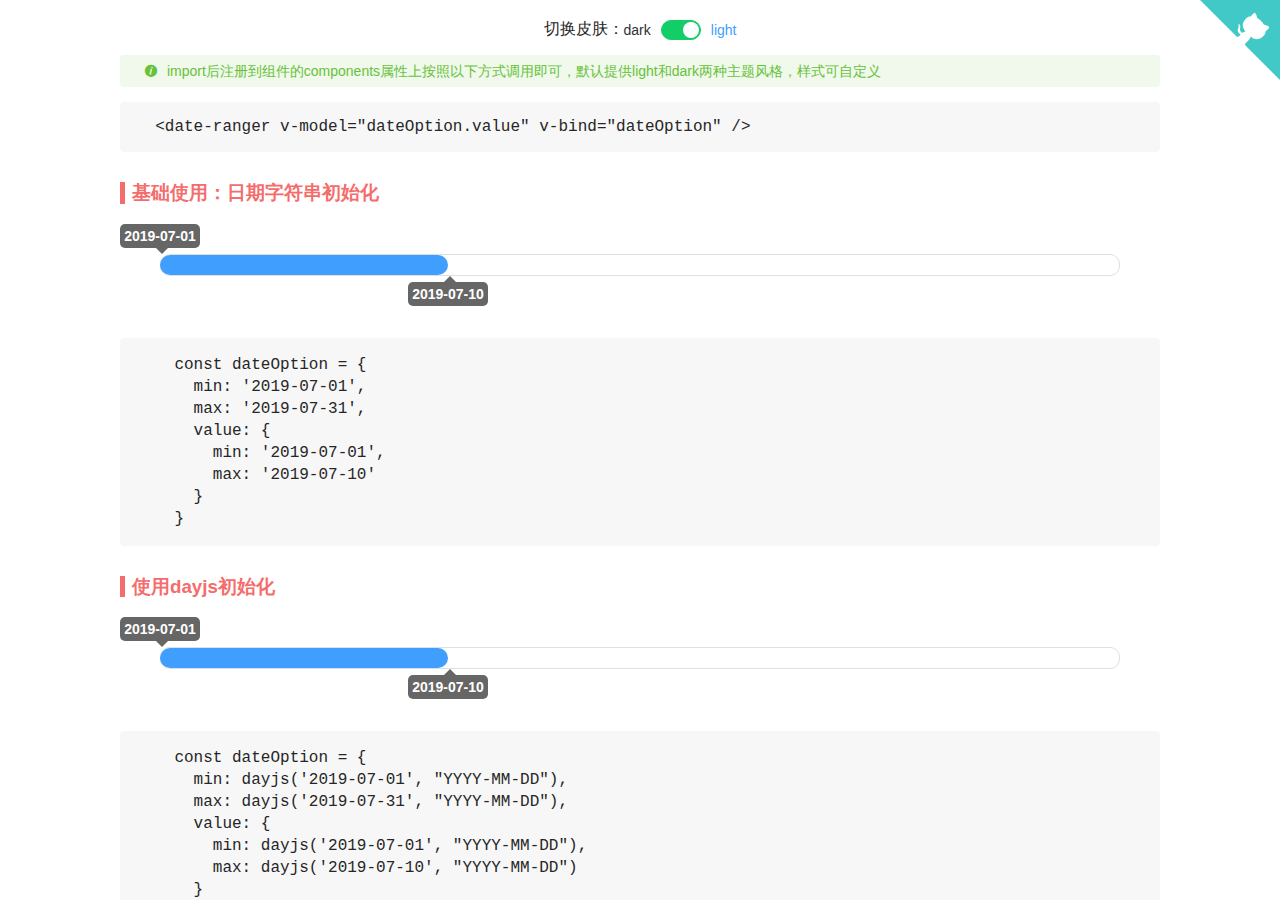
<file: example/dateranger/index.html>
<!DOCTYPE html><html lang=en><head><meta charset=utf-8><meta http-equiv=X-UA-Compatible content="IE=edge"><meta name=viewport content="width=device-width,initial-scale=1"><link rel=icon href=favicon.ico><title>dateranger</title><link href=css/app.b5b0ab10.css rel=preload as=style><link href=css/chunk-vendors.05c1b5e5.css rel=preload as=style><link href=js/app.c836effb.js rel=preload as=script><link href=js/chunk-vendors.d4fec6f5.js rel=preload as=script><link href=css/chunk-vendors.05c1b5e5.css rel=stylesheet><link href=css/app.b5b0ab10.css rel=stylesheet></head><body><noscript><strong>We're sorry but dateranger doesn't work properly without JavaScript enabled. Please enable it to continue.</strong></noscript><div id=app></div><script src=js/chunk-vendors.d4fec6f5.js></script><script src=js/app.c836effb.js></script></body></html>
</file>
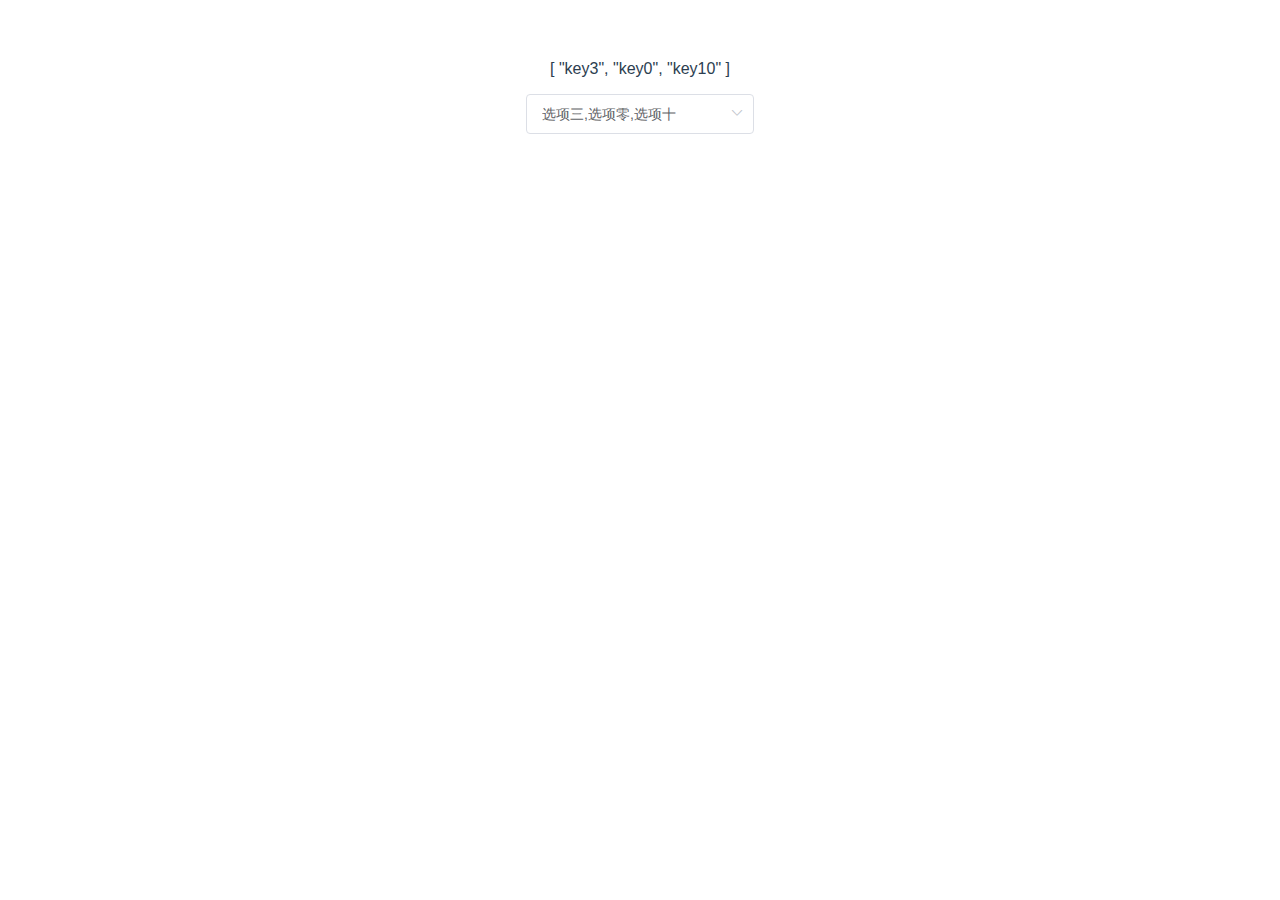
<file: example/elementui-multiselect/index.html>
<!DOCTYPE html><html lang=en><head><meta charset=utf-8><meta http-equiv=X-UA-Compatible content="IE=edge"><meta name=viewport content="width=device-width,initial-scale=1"><link rel=icon href=favicon.ico><title>elementui-multiselect</title><link href=css/chunk-92d98a3c.75d9f564.css rel=prefetch><link href=js/chunk-92d98a3c.35aba5a4.js rel=prefetch><link href=css/app.e2707afb.css rel=preload as=style><link href=css/chunk-vendors.24c39596.css rel=preload as=style><link href=js/app.100bc054.js rel=preload as=script><link href=js/chunk-vendors.7b3a37dd.js rel=preload as=script><link href=css/chunk-vendors.24c39596.css rel=stylesheet><link href=css/app.e2707afb.css rel=stylesheet></head><body><noscript><strong>We're sorry but vue-demo doesn't work properly without JavaScript enabled. Please enable it to continue.</strong></noscript><div id=app></div><script src=js/chunk-vendors.7b3a37dd.js></script><script src=js/app.100bc054.js></script></body></html>
</file>
